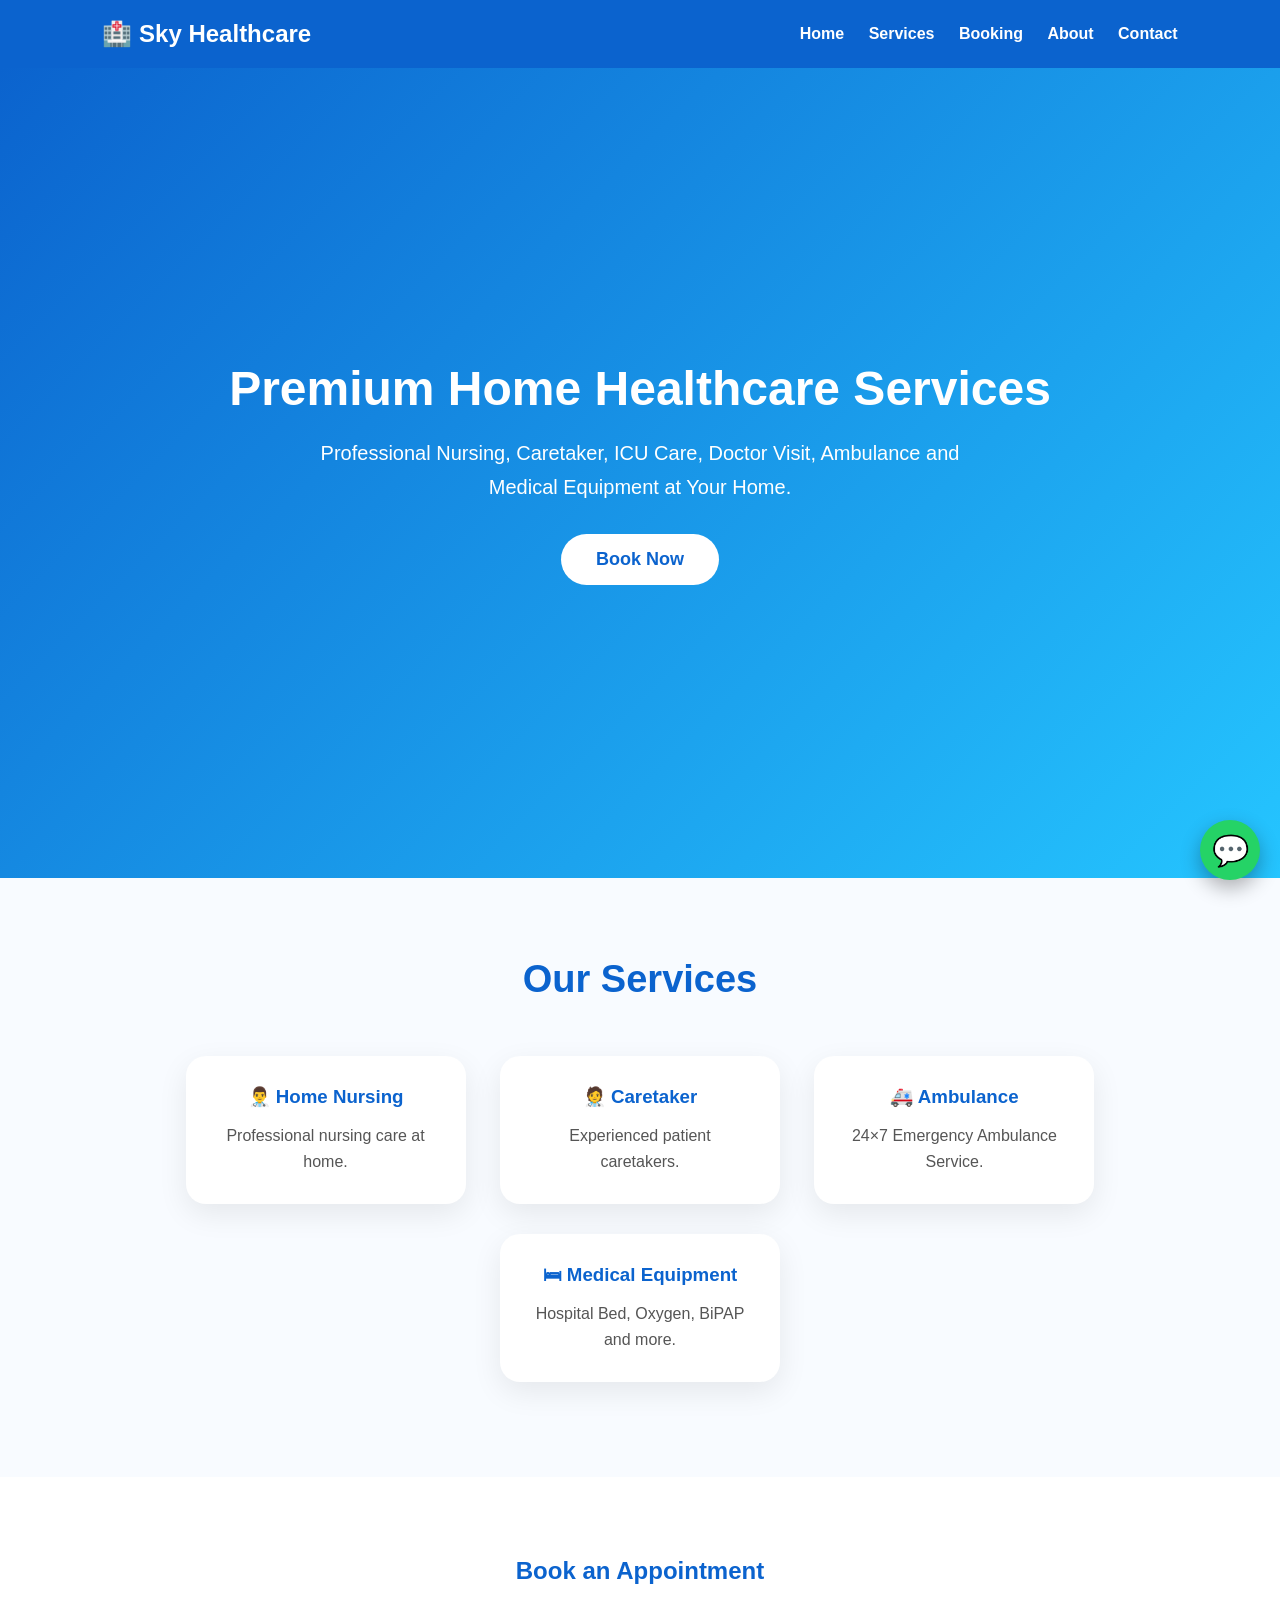
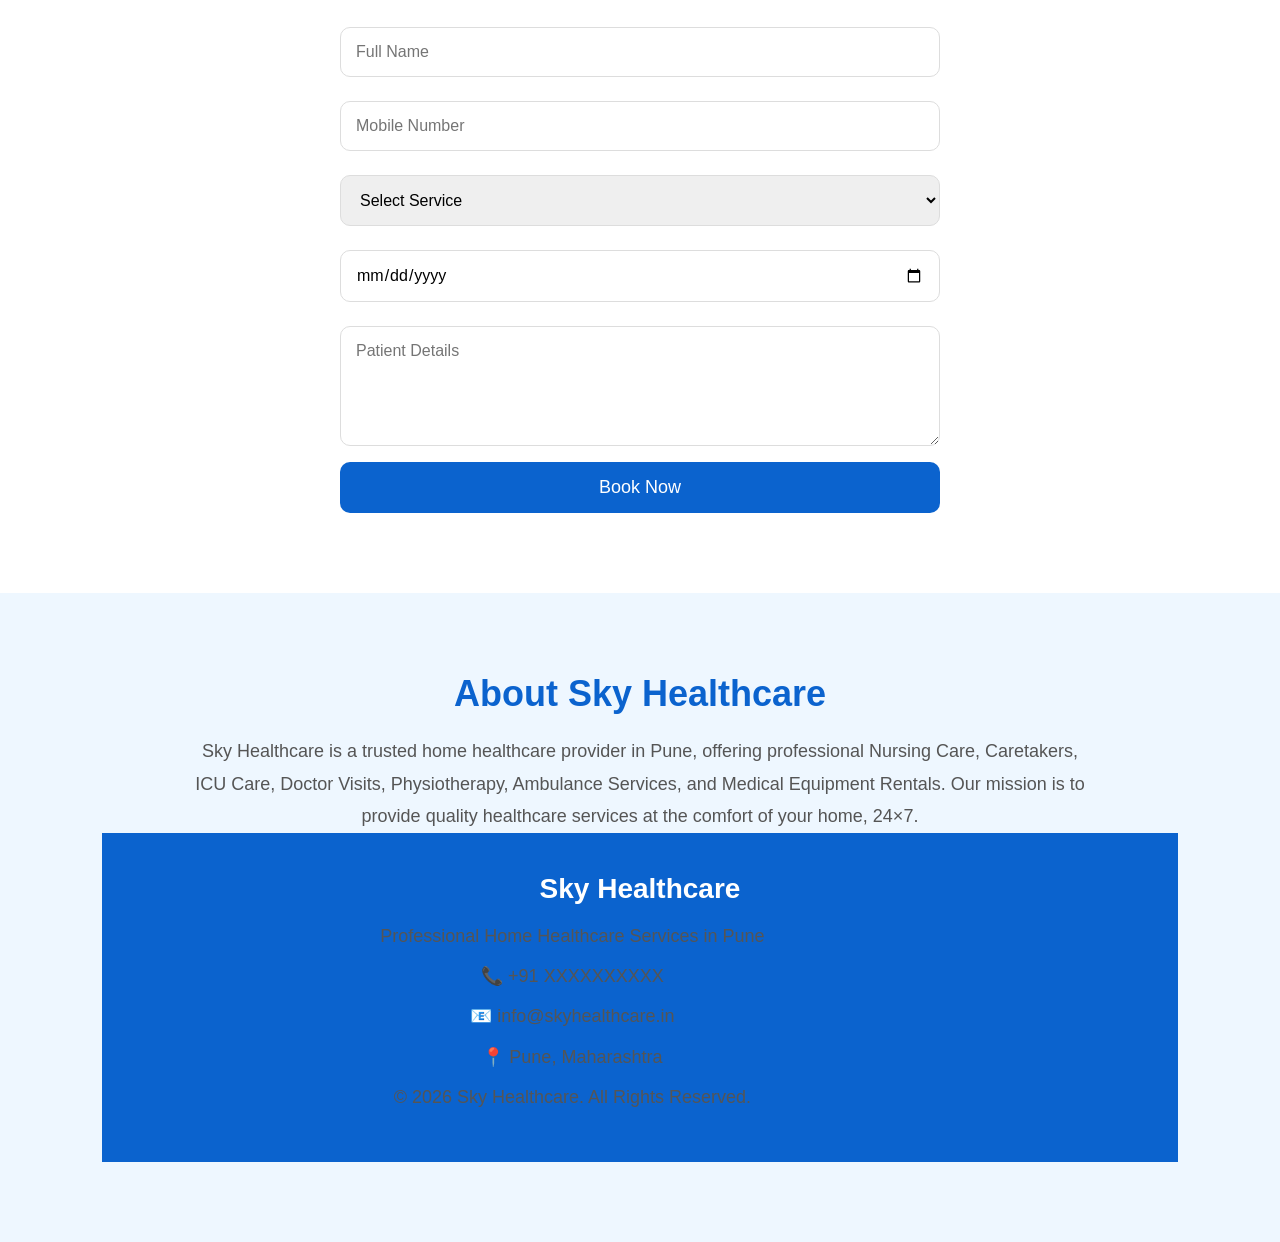
<file: index.html>
<!DOCTYPE html>
<html lang="en">
<head>
    <meta charset="UTF-8">
    <meta name="viewport" content="width=device-width, initial-scale=1.0">
    <title>Sky Healthcare</title>

    <link rel="stylesheet" href="style.css">
</head>
<body>

<header>
    <div class="logo">
        <h2>🏥 Sky Healthcare</h2>
    </div>

    <nav>
        <a href="#">Home</a>
        <a href="#">Services</a>
        <a href="#">Booking</a>
        <a href="#">About</a>
        <a href="#">Contact</a>
    </nav>
</header>

<section class="hero">
    <h1>Premium Home Healthcare Services</h1>

    <p>
        Professional Nursing, Caretaker, ICU Care, Doctor Visit,
        Ambulance and Medical Equipment at Your Home.
    </p>

    <button>Book Now</button>
</section>
<section class="services">

<h2>Our Services</h2>

<div class="service-box">
    <h3>👨‍⚕️ Home Nursing</h3>
    <p>Professional nursing care at home.</p>
</div>

<div class="service-box">
    <h3>🧑‍⚕️ Caretaker</h3>
    <p>Experienced patient caretakers.</p>
</div>

<div class="service-box">
    <h3>🚑 Ambulance</h3>
    <p>24×7 Emergency Ambulance Service.</p>
</div>

<div class="service-box">
    <h3>🛏 Medical Equipment</h3>
    <p>Hospital Bed, Oxygen, BiPAP and more.</p>
</div>
</section>
<section class="booking">

    <h2>Book an Appointment</h2>

    <form id="bookingForm">

     <form id="bookingForm">

<input id="name" type="text" placeholder="Full Name" required>

<input id="mobile" type="tel" placeholder="Mobile Number" required>

<select id="service" required>
    <option>Select Service</option>
    <option>Home Nursing</option>
    <option>Caretaker</option>
    <option>Doctor Visit</option>
    <option>ICU Care</option>
    <option>Ambulance</option>
    <option>Medical Equipment</option>
</select>

<input id="date" type="date" required>

<textarea id="address" placeholder="Patient Details"></textarea>

<button type="submit">Book Now</button>

     

        
    </form>

</section>
<section class="about">

    <h2>About Sky Healthcare</h2>

    <p>
        Sky Healthcare is a trusted home healthcare provider in Pune,
        offering professional Nursing Care, Caretakers, ICU Care,
        Doctor Visits, Physiotherapy, Ambulance Services, and Medical
        Equipment Rentals. Our mission is to provide quality healthcare
        services at the comfort of your home, 24×7.
    </p>
<footer class="footer">
    <h3>Sky Healthcare</h3>

    <p>Professional Home Healthcare Services in Pune</p>

    <p>📞 +91 XXXXXXXXXX</p>

    <p>📧 info@skyhealthcare.in</p>

    <p>📍 Pune, Maharashtra</p>

    <p>© 2026 Sky Healthcare. All Rights Reserved.</p>
</footer>
</section>
<script type="module" src="script.js"></script>
<a href="https://wa.me/919049343193" class="whatsapp" target="_blank">
    💬
</a>
</body>
</html>
</file>
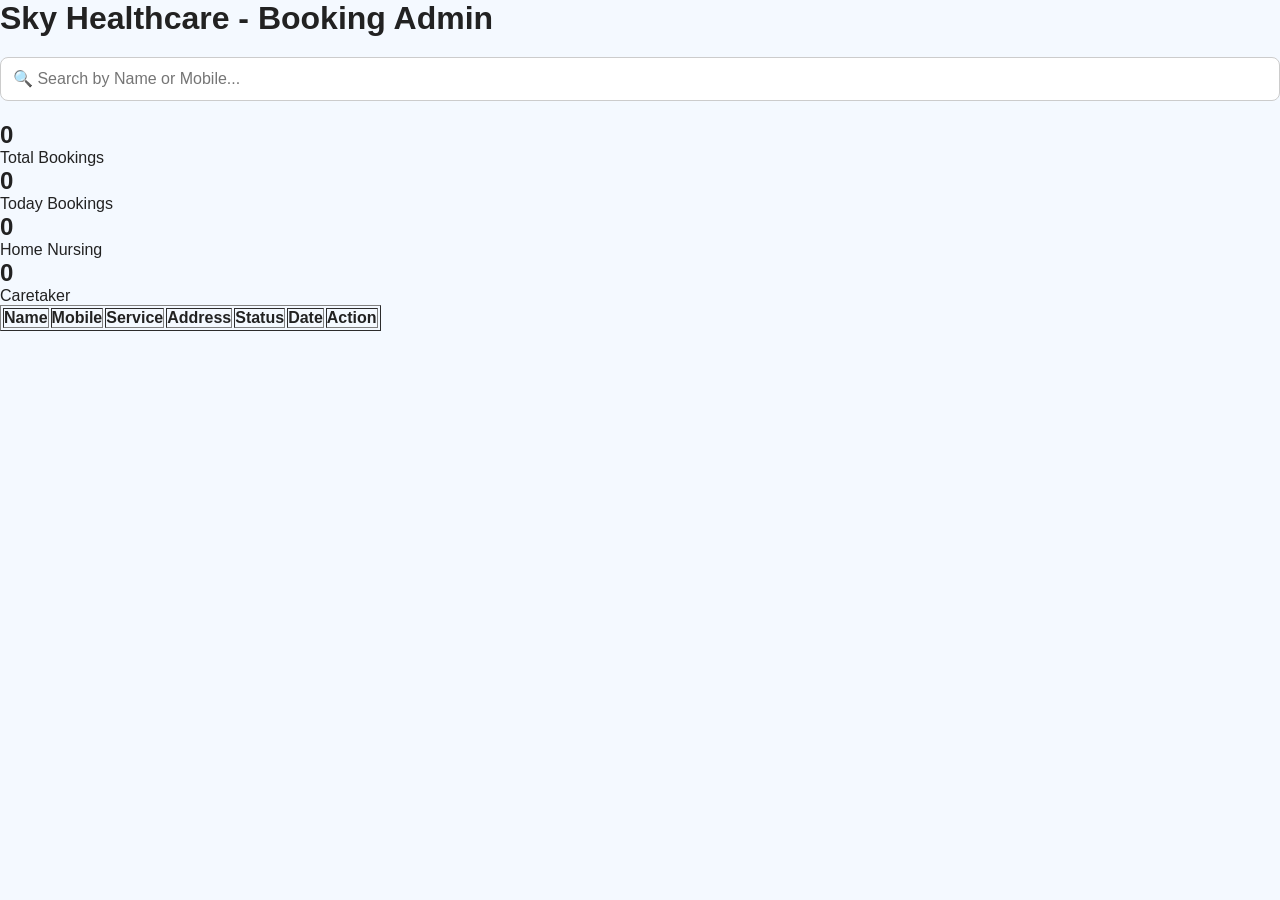
<file: admin.html>
<!DOCTYPE html>
<html>
<head>
    <title>Sky Healthcare Admin</title>
    <link rel="stylesheet" href="style.css">
</head>

<body>

<h1>Sky Healthcare - Booking Admin</h1>
    <input
  type="text"
  id="searchBox"
  placeholder="🔍 Search by Name or Mobile..."
>

<div class="dashboard">

<div class="card">
<h2 id="totalBookings">0</h2>
<p>Total Bookings</p>
</div>

<div class="card">
<h2 id="todayBookings">0</h2>
<p>Today Bookings</p>
</div>

<div class="card">
<h2 id="nursingCount">0</h2>
<p>Home Nursing</p>
</div>

<div class="card">
<h2 id="caretakerCount">0</h2>
<p>Caretaker</p>
</div>

</div>
<table border="1">
    <thead>
        <tr>
    <th>Name</th>
    <th>Mobile</th>
    <th>Service</th>
    <th>Address</th>
    <th>Status</th>
    <th>Date</th>  
    <th>Action</th>
        </tr>
    </thead>

    <tbody id="bookingList">
        
    </tbody>
</table>


<script type="module" src="admin.js"></script>

</body>
</html>
</file>
<file: style.css>
*{
    margin:0;
    padding:0;
    box-sizing:border-box;
    font-family:Arial, sans-serif;
}

body{
    background:#f4f9ff;
    color:#222;
}

header{
    background:#0b63ce;
    color:#fff;
    display:flex;
    justify-content:space-between;
    align-items:center;
    padding:20px 8%;
    position:sticky;
    top:0;
}

nav a{
    color:#fff;
    text-decoration:none;
    margin-left:20px;
    font-weight:bold;
}

nav a:hover{
    color:#ffd54f;
}

.hero{
    height:90vh;
    display:flex;
    flex-direction:column;
    justify-content:center;
    align-items:center;
    text-align:center;
    padding:20px;
    background:linear-gradient(135deg,#0b63ce,#25c5ff);
    color:white;
}

.hero h1{
    font-size:48px;
    margin-bottom:20px;
}

.hero p{
    max-width:700px;
    font-size:20px;
    line-height:1.7;
}

.hero button{
    margin-top:30px;
    padding:15px 35px;
    border:none;
    border-radius:50px;
    background:#fff;
    color:#0b63ce;
    font-size:18px;
    font-weight:bold;
    cursor:pointer;
    transition:.3s;
}

.hero button:hover{
    transform:scale(1.05);
}
.services{
    padding:80px 8%;
    background:#f8fbff;
    text-align:center;
}

.services h2{
    font-size:38px;
    color:#0b63ce;
    margin-bottom:40px;
}

.service-box{
    display:inline-block;
    width:280px;
    margin:15px;
    padding:30px;
    background:#ffffff;
    border-radius:20px;
    box-shadow:0 10px 30px rgba(0,0,0,0.08);
    transition:0.3s;
    vertical-align:top;
}

.service-box:hover{
    transform:translateY(-10px);
    box-shadow:0 20px 40px rgba(11,99,206,0.2);
}

.service-box h3{
    color:#0b63ce;
    margin-bottom:15px;
}

.service-box p{
    color:#555;
    line-height:1.6;
    }
.booking{
    padding:80px 8%;
    background:#ffffff;
    text-align:center;
}

.booking h2{
    color:#0b63ce;
    margin-bottom:30px;
}

.booking form{
    max-width:600px;
    margin:auto;
}

.booking input,
.booking select,
.booking textarea{
    width:100%;
    padding:15px;
    margin:12px 0;
    border:1px solid #ddd;
    border-radius:10px;
    font-size:16px;
}

.booking textarea{
    height:120px;
}

.booking button{
    width:100%;
    padding:15px;
    background:#0b63ce;
    color:white;
    border:none;
    border-radius:10px;
    font-size:18px;
    cursor:pointer;
}

.booking button:hover{
    background:#084ea6;
}
.about{
    padding:80px 8%;
    background:#eef7ff;
    text-align:center;
}

.about h2{
    font-size:36px;
    color:#0b63ce;
    margin-bottom:20px;
}

.about p{
    max-width:900px;
    margin:auto;
    font-size:18px;
    line-height:1.8;
    color:#555;
}
.whatsapp{
    position:fixed;
    bottom:20px;
    right:20px;
    width:60px;
    height:60px;
    background:#25D366;
    color:#fff;
    border-radius:50%;
    display:flex;
    justify-content:center;
    align-items:center;
    font-size:30px;
    text-decoration:none;
    box-shadow:0 8px 20px rgba(0,0,0,.3);
    z-index:999;
}

.whatsapp:hover{
    transform:scale(1.1);
}
.footer{
    background:#0b63ce;
    color:#fff;
    text-align:center;
    padding:40px 20px;
}

.footer h3{
    margin-bottom:15px;
    font-size:28px;
}

.footer p{
    margin:8px 0;
}
.status{
    padding:6px 12px;
    border-radius:20px;
    color:white;
    font-weight:bold;
}

.pending{
    background:orange;
}

.confirmed{
    background:green;
}

.cancelled{
    background:red;
}
#searchBox{
    width:100%;
    padding:12px;
    margin:20px 0;
    border:1px solid #ccc;
    border-radius:8px;
    font-size:16px;
        }
</file>
